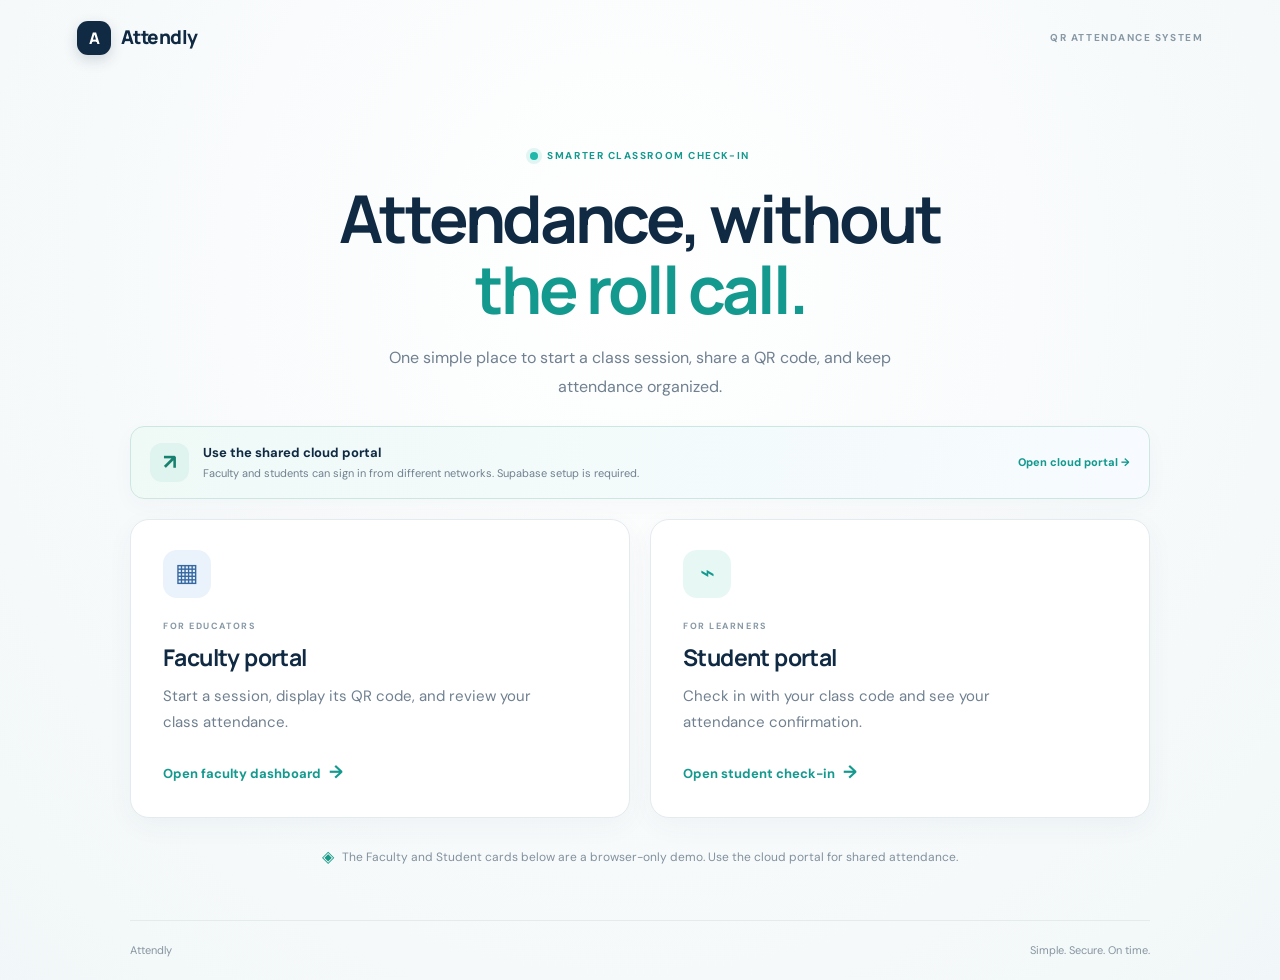
<file: docs/index.html>
<!doctype html>
<html lang="en">
<head>
  <meta charset="utf-8">
  <meta name="viewport" content="width=device-width, initial-scale=1">
  <meta name="theme-color" content="#102a43">
  <meta name="description" content="QR attendance portals for faculty and students.">
  <title>Attendly — QR Attendance</title>
  <link rel="stylesheet" href="styles.css">
</head>
<body class="landing-page">
  <header class="topbar landing-topbar">
    <a class="brand" href="index.html" aria-label="Attendly home"><span class="brand-mark">A</span><span>Attendly</span></a>
    <span class="topbar-note">QR ATTENDANCE SYSTEM</span>
  </header>

  <main class="landing-main">
    <section class="hero-copy">
      <div class="eyebrow"><span class="live-dot"></span> SMARTER CLASSROOM CHECK-IN</div>
      <h1>Attendance, without<br><span>the roll call.</span></h1>
      <p>One simple place to start a class session, share a QR code, and keep attendance organized.</p>
    </section>

    <a class="online-banner" href="online/index.html">
      <span class="online-banner-mark" aria-hidden="true">↗</span>
      <span><strong>Use the shared cloud portal</strong><small>Faculty and students can sign in from different networks. Supabase setup is required.</small></span>
      <span class="online-banner-action">Open cloud portal →</span>
    </a>

    <section class="portal-grid" aria-label="Choose your portal">
      <a class="portal-card faculty-card" href="faculty.html">
        <div class="portal-icon faculty-icon" aria-hidden="true">▦</div>
        <div class="portal-label">FOR EDUCATORS</div>
        <h2>Faculty portal</h2>
        <p>Start a session, display its QR code, and review your class attendance.</p>
        <span class="portal-link">Open faculty dashboard <span aria-hidden="true">→</span></span>
      </a>
      <a class="portal-card student-card" href="student.html">
        <div class="portal-icon student-icon" aria-hidden="true">⌁</div>
        <div class="portal-label">FOR LEARNERS</div>
        <h2>Student portal</h2>
        <p>Check in with your class code and see your attendance confirmation.</p>
        <span class="portal-link">Open student check-in <span aria-hidden="true">→</span></span>
      </a>
    </section>

    <div class="landing-footnote"><span class="shield-icon" aria-hidden="true">◈</span> The Faculty and Student cards below are a browser-only demo. Use the cloud portal for shared attendance.</div>
  </main>
  <footer class="site-footer"><span>Attendly</span><span>Simple. Secure. On time.</span></footer>
</body>
</html>
</file>
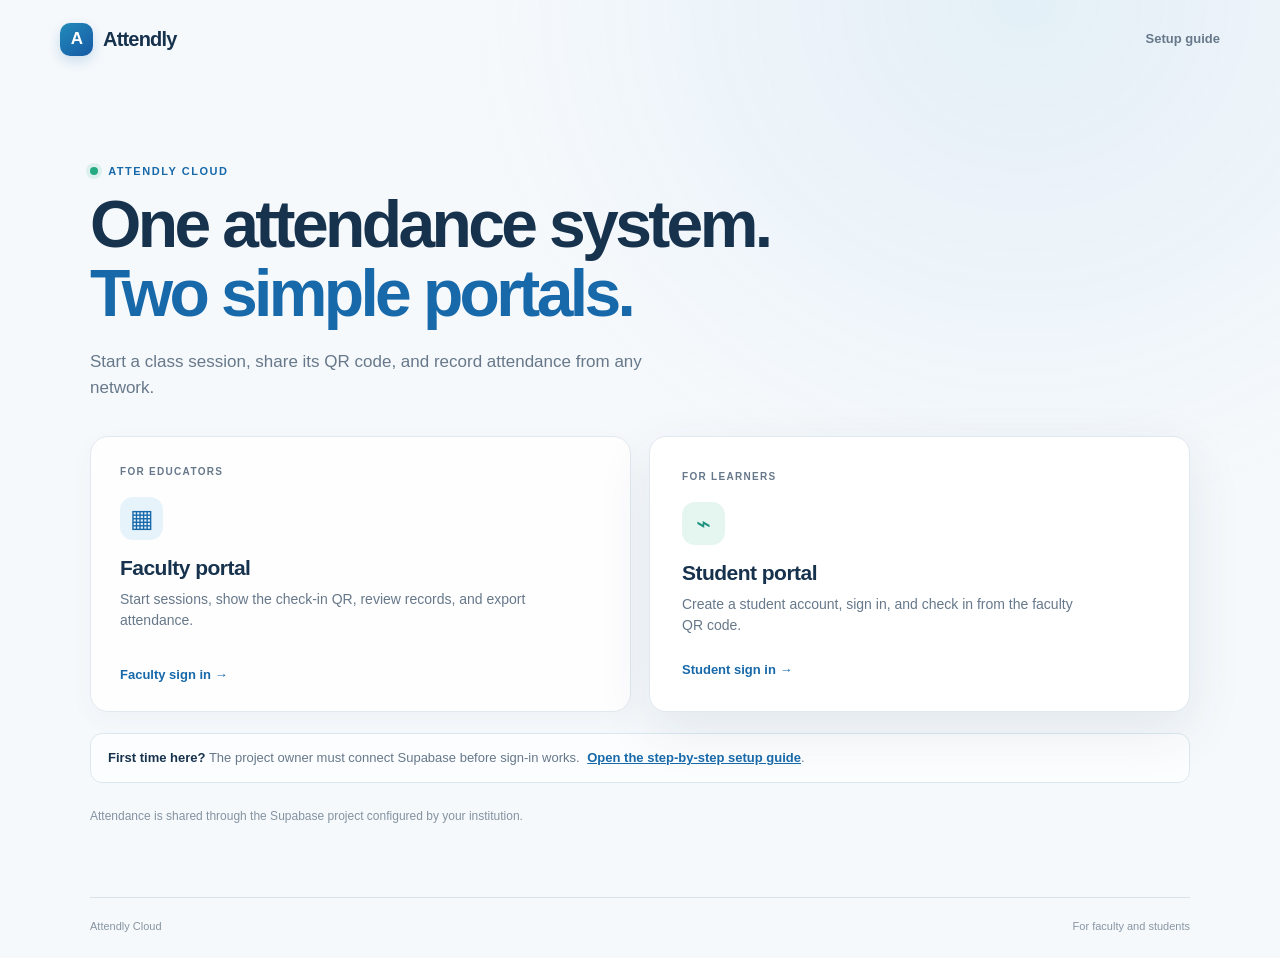
<file: docs/online/index.html>
<!doctype html>
<html lang="en">
<head>
  <meta charset="utf-8">
  <meta name="viewport" content="width=device-width, initial-scale=1">
  <meta name="theme-color" content="#102a43">
  <meta name="description" content="Shared QR attendance portal for faculty and students.">
  <title>Attendly Cloud — QR Attendance</title>
  <link rel="stylesheet" href="styles.css">
</head>
<body data-page="home">
  <header class="topbar">
    <a class="brand" href="index.html"><span class="brand-mark">A</span><span>Attendly</span></a>
    <a class="quiet-link" href="README.md">Setup guide</a>
  </header>
  <main class="home-shell">
    <div class="eyebrow"><span class="live-dot"></span> ATTENDLY CLOUD</div>
    <h1>One attendance system.<br><span>Two simple portals.</span></h1>
    <p class="home-copy">Start a class session, share its QR code, and record attendance from any network.</p>
    <div class="portal-grid">
      <a class="portal-card" href="auth.html?role=faculty">
        <span class="card-kicker">FOR EDUCATORS</span>
        <span class="portal-symbol">▦</span>
        <h2>Faculty portal</h2>
        <p>Start sessions, show the check-in QR, review records, and export attendance.</p>
        <span class="card-action">Faculty sign in <span aria-hidden="true">→</span></span>
      </a>
      <a class="portal-card student-card" href="auth.html?role=student">
        <span class="card-kicker">FOR LEARNERS</span>
        <span class="portal-symbol">⌁</span>
        <h2>Student portal</h2>
        <p>Create a student account, sign in, and check in from the faculty QR code.</p>
        <span class="card-action">Student sign in <span aria-hidden="true">→</span></span>
      </a>
    </div>
    <div class="setup-note"><strong>First time here?</strong> The project owner must connect Supabase before sign-in works. <a href="README.md">Open the step-by-step setup guide</a>.</div>
    <p class="security-note">Attendance is shared through the Supabase project configured by your institution.</p>
  </main>
  <footer class="site-footer"><span>Attendly Cloud</span><span>For faculty and students</span></footer>
</body>
</html>
</file>
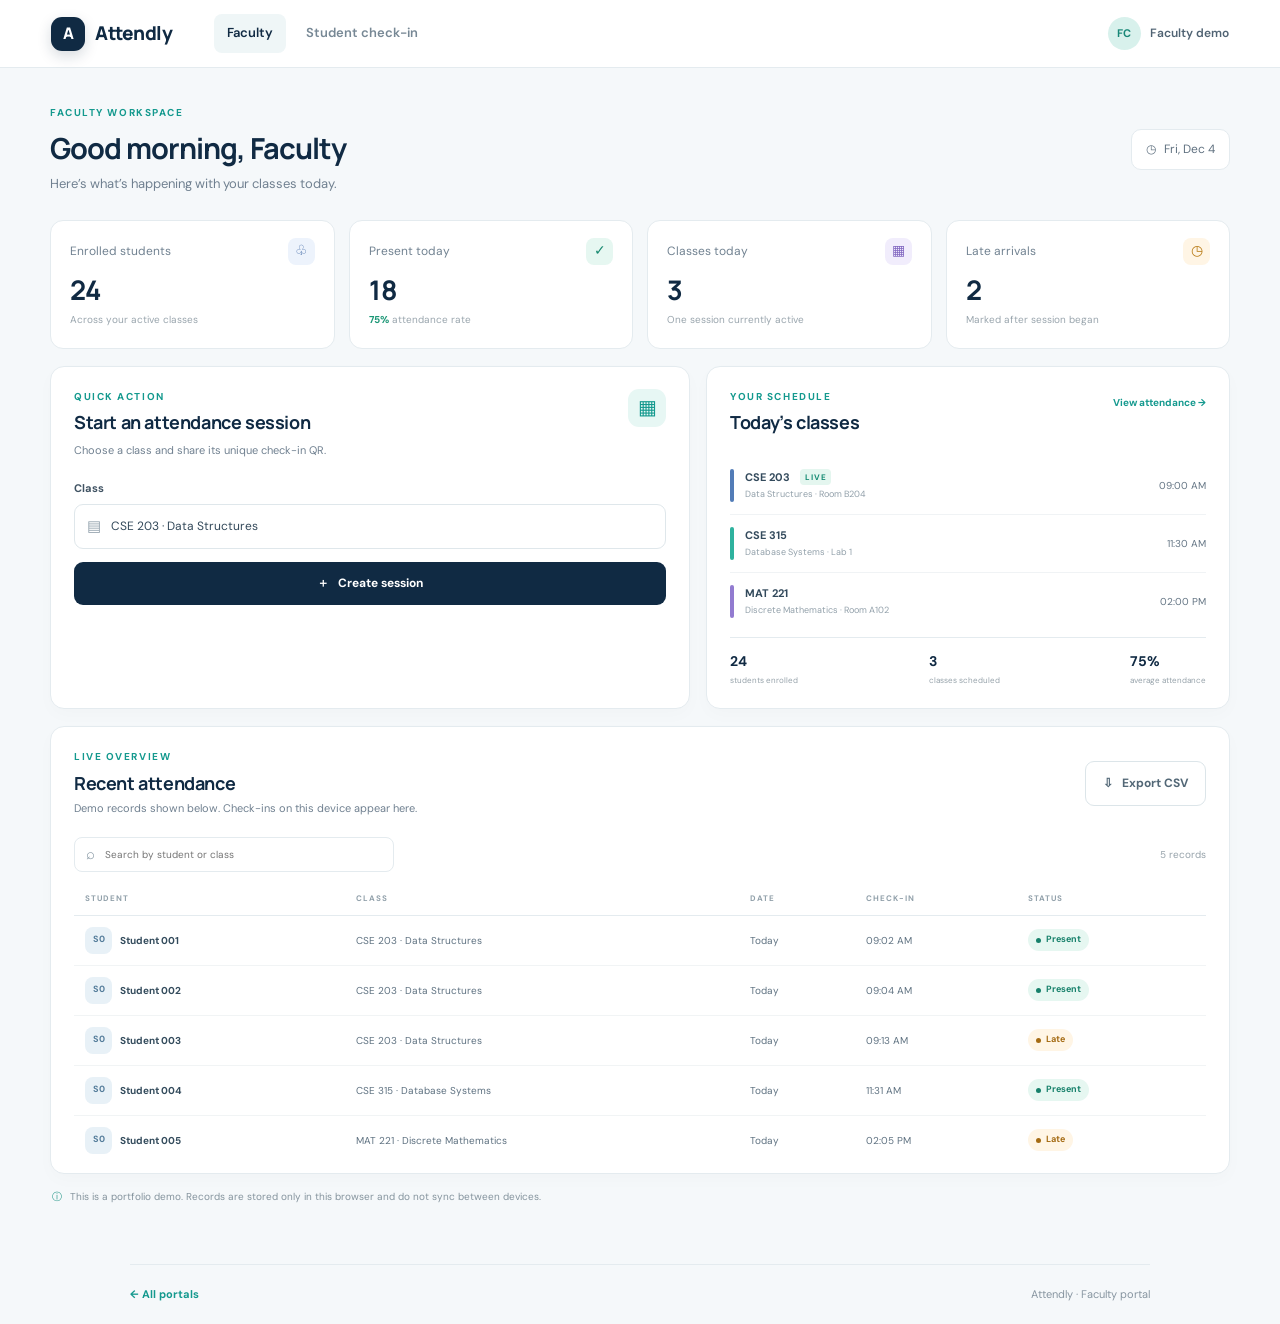
<file: docs/faculty.html>
<!doctype html>
<html lang="en">
<head>
  <meta charset="utf-8">
  <meta name="viewport" content="width=device-width, initial-scale=1">
  <meta name="theme-color" content="#102a43">
  <title>Faculty Dashboard — Attendly</title>
  <link rel="stylesheet" href="styles.css">
</head>
<body data-page="faculty">
  <header class="topbar app-topbar">
    <a class="brand" href="index.html"><span class="brand-mark">A</span><span>Attendly</span></a>
    <nav class="main-nav" aria-label="Main navigation"><a class="active" href="faculty.html">Faculty</a><a href="student.html">Student check-in</a></nav>
    <div class="profile-chip"><span class="avatar">FC</span><span class="profile-name">Faculty demo</span></div>
  </header>

  <main class="app-shell">
    <section class="page-heading">
      <div><div class="eyebrow">FACULTY WORKSPACE</div><h1>Good morning, Faculty</h1><p>Here’s what’s happening with your classes today.</p></div>
      <div class="date-pill"><span aria-hidden="true">◷</span><span id="today-label">Today</span></div>
    </section>

    <section class="stat-grid" aria-label="Attendance overview">
      <article class="stat-card"><div class="stat-top"><span>Enrolled students</span><span class="stat-icon blue">♧</span></div><strong id="stat-students">24</strong><small>Across your active classes</small></article>
      <article class="stat-card"><div class="stat-top"><span>Present today</span><span class="stat-icon green">✓</span></div><strong id="stat-present">18</strong><small><span class="positive">75%</span> attendance rate</small></article>
      <article class="stat-card"><div class="stat-top"><span>Classes today</span><span class="stat-icon violet">▦</span></div><strong id="stat-classes">3</strong><small>One session currently active</small></article>
      <article class="stat-card"><div class="stat-top"><span>Late arrivals</span><span class="stat-icon amber">◷</span></div><strong id="stat-late">2</strong><small>Marked after session began</small></article>
    </section>

    <section class="dashboard-grid">
      <article class="panel session-panel">
        <div class="panel-heading"><div><div class="eyebrow">QUICK ACTION</div><h2>Start an attendance session</h2><p>Choose a class and share its unique check-in QR.</p></div><span class="panel-icon">▦</span></div>
        <form id="session-form" class="session-form">
          <label for="class-select">Class</label>
          <div class="input-with-icon"><span aria-hidden="true">▤</span><select id="class-select" required><option value="CSE 203 · Data Structures">CSE 203 · Data Structures</option><option value="CSE 315 · Database Systems">CSE 315 · Database Systems</option><option value="MAT 221 · Discrete Mathematics">MAT 221 · Discrete Mathematics</option></select></div>
          <button class="button button-primary" type="submit"><span aria-hidden="true">＋</span> Create session</button>
        </form>
        <div id="active-session" class="active-session hidden" aria-live="polite">
          <div class="session-status"><span class="live-dot"></span> SESSION LIVE <span id="session-timer" class="timer">10:00</span></div>
          <div class="qr-layout"><div class="qr-box"><img id="session-qr" alt="QR code for the active class session"><span class="qr-caption">Scan to check in</span></div><div class="qr-details"><span class="detail-label">CLASS</span><strong id="session-class">—</strong><span class="detail-label">SESSION CODE</span><strong class="session-code" id="session-code">------</strong><span class="detail-label">SHARE THIS PAGE</span><code id="student-link">student.html</code><button id="copy-link" class="text-button" type="button">Copy check-in link</button></div></div>
          <button id="end-session" class="button button-secondary full-width" type="button">End session</button>
        </div>
      </article>

      <article class="panel classes-panel">
        <div class="panel-heading"><div><div class="eyebrow">YOUR SCHEDULE</div><h2>Today’s classes</h2></div><a class="small-link" href="#attendance">View attendance <span aria-hidden="true">→</span></a></div>
        <div class="class-list">
          <div class="class-row"><span class="class-color color-blue"></span><div class="class-info"><strong>CSE 203 <span class="class-live">LIVE</span></strong><small>Data Structures · Room B204</small></div><span class="class-time">09:00 AM</span></div>
          <div class="class-row"><span class="class-color color-teal"></span><div class="class-info"><strong>CSE 315</strong><small>Database Systems · Lab 1</small></div><span class="class-time">11:30 AM</span></div>
          <div class="class-row"><span class="class-color color-violet"></span><div class="class-info"><strong>MAT 221</strong><small>Discrete Mathematics · Room A102</small></div><span class="class-time">02:00 PM</span></div>
        </div>
        <div class="class-summary"><div><strong>24</strong><span>students enrolled</span></div><div><strong>3</strong><span>classes scheduled</span></div><div><strong>75%</strong><span>average attendance</span></div></div>
      </article>
    </section>

    <section id="attendance" class="panel attendance-panel">
      <div class="panel-heading attendance-heading"><div><div class="eyebrow">LIVE OVERVIEW</div><h2>Recent attendance</h2><p>Demo records shown below. Check-ins on this device appear here.</p></div><button id="export-csv" class="button button-outline" type="button"><span aria-hidden="true">⇩</span> Export CSV</button></div>
      <div class="table-tools"><label class="search-box"><span aria-hidden="true">⌕</span><input id="record-search" type="search" placeholder="Search by student or class" aria-label="Search attendance"></label><span class="table-count" id="record-count">5 records</span></div>
      <div class="table-scroll"><table><thead><tr><th>STUDENT</th><th>CLASS</th><th>DATE</th><th>CHECK-IN</th><th>STATUS</th></tr></thead><tbody id="attendance-rows"></tbody></table></div>
      <div id="empty-records" class="empty-state hidden">No attendance matches that search.</div>
    </section>
    <p class="demo-notice"><span aria-hidden="true">ⓘ</span> This is a portfolio demo. Records are stored only in this browser and do not sync between devices.</p>
  </main>
  <footer class="site-footer"><a href="index.html">← All portals</a><span>Attendly · Faculty portal</span></footer>
  <script src="app.js"></script>
</body>
</html>
</file>
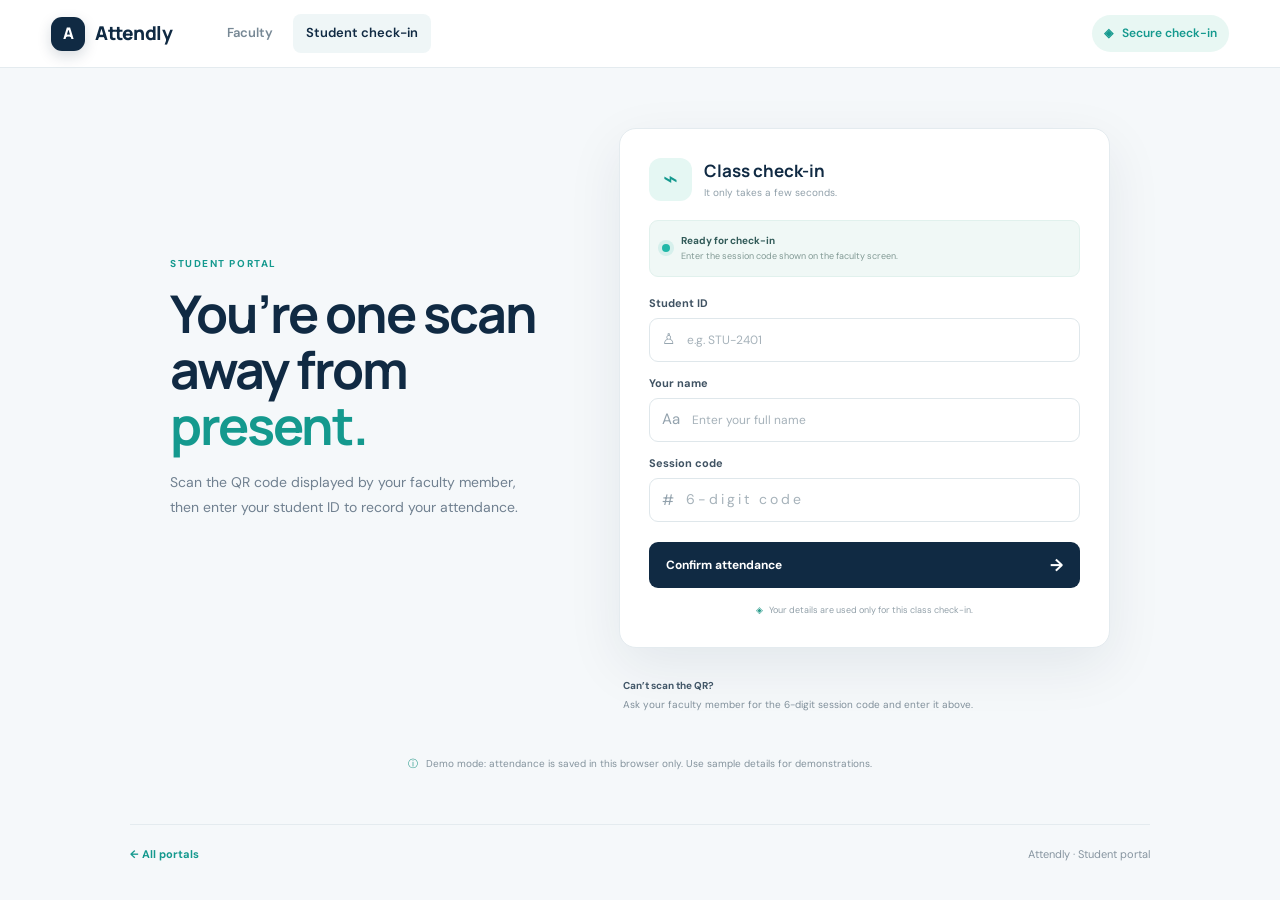
<file: docs/student.html>
<!doctype html>
<html lang="en">
<head>
  <meta charset="utf-8">
  <meta name="viewport" content="width=device-width, initial-scale=1">
  <meta name="theme-color" content="#102a43">
  <title>Student Check-in — Attendly</title>
  <link rel="stylesheet" href="styles.css">
</head>
<body data-page="student">
  <header class="topbar app-topbar">
    <a class="brand" href="index.html"><span class="brand-mark">A</span><span>Attendly</span></a>
    <nav class="main-nav" aria-label="Main navigation"><a href="faculty.html">Faculty</a><a class="active" href="student.html">Student check-in</a></nav>
    <div class="secure-chip"><span aria-hidden="true">◈</span> Secure check-in</div>
  </header>

  <main class="student-shell">
    <section class="student-intro"><div class="eyebrow">STUDENT PORTAL</div><h1>You’re one scan<br>away from <span>present.</span></h1><p>Scan the QR code displayed by your faculty member, then enter your student ID to record your attendance.</p></section>
    <section class="checkin-card">
      <div id="checkin-form-view">
        <div class="checkin-title"><div class="checkin-icon">⌁</div><div><h2>Class check-in</h2><p>It only takes a few seconds.</p></div></div>
        <div id="session-banner" class="session-banner"><span class="live-dot"></span><div><strong id="session-banner-title">Ready for check-in</strong><small id="session-banner-subtitle">Enter the session code shown on the faculty screen.</small></div></div>
        <form id="checkin-form">
          <label for="student-id">Student ID</label><div class="field-wrap"><span aria-hidden="true">♙</span><input id="student-id" name="studentId" autocomplete="off" placeholder="e.g. STU-2401" required></div>
          <label for="student-name">Your name</label><div class="field-wrap"><span aria-hidden="true">Aa</span><input id="student-name" name="studentName" autocomplete="name" placeholder="Enter your full name" required></div>
          <label for="checkin-code">Session code</label><div class="field-wrap code-field"><span aria-hidden="true">#</span><input id="checkin-code" name="sessionCode" autocomplete="one-time-code" placeholder="6-digit code" inputmode="numeric" maxlength="6" required></div>
          <button class="button button-primary checkin-button" type="submit">Confirm attendance <span aria-hidden="true">→</span></button>
        </form>
        <div class="privacy-note"><span aria-hidden="true">◈</span> Your details are used only for this class check-in.</div>
      </div>
      <div id="checkin-success" class="success-view hidden" aria-live="polite"><div class="success-mark">✓</div><div class="eyebrow">CHECK-IN COMPLETE</div><h2>You’re marked present!</h2><p id="success-copy">Your attendance has been recorded for this session.</p><div class="success-receipt"><span>STUDENT</span><strong id="receipt-student">—</strong><span>CLASS</span><strong id="receipt-class">—</strong><span>CHECK-IN TIME</span><strong id="receipt-time">—</strong></div><button id="another-checkin" class="button button-secondary full-width" type="button">Back to check-in</button></div>
    </section>
    <div class="help-note"><strong>Can’t scan the QR?</strong><span>Ask your faculty member for the 6-digit session code and enter it above.</span></div>
    <p class="demo-notice student-demo-notice"><span aria-hidden="true">ⓘ</span> Demo mode: attendance is saved in this browser only. Use sample details for demonstrations.</p>
  </main>
  <footer class="site-footer"><a href="index.html">← All portals</a><span>Attendly · Student portal</span></footer>
  <script src="app.js"></script>
</body>
</html>
</file>
<file: docs/styles.css>
@import url('https://fonts.googleapis.com/css2?family=DM+Sans:wght@400;500;600;700&family=Manrope:wght@400;500;600;700;800&display=swap');
:root{--navy:#102a43;--navy-2:#173e5e;--teal:#20b8a8;--teal-dark:#14998e;--ink:#1b2b3a;--muted:#708090;--line:#e4ebef;--paper:#fff;--wash:#f5f8fa;--green:#17856c;--amber:#b87611;--shadow:0 18px 55px rgba(16,42,67,.08)}
*{box-sizing:border-box}html{scroll-behavior:smooth}body{margin:0;background:var(--wash);color:var(--ink);font-family:'DM Sans',Arial,sans-serif;font-size:15px;line-height:1.55}a{color:inherit;text-decoration:none}button,input,select{font:inherit}button,a,select{ -webkit-tap-highlight-color:transparent}button{cursor:pointer}.topbar{height:76px;padding:0 clamp(22px,6vw,88px);display:flex;align-items:center;justify-content:space-between;background:#fff;border-bottom:1px solid var(--line)}.brand{display:inline-flex;align-items:center;gap:10px;font-family:Manrope,sans-serif;font-size:19px;font-weight:800;letter-spacing:-.5px;color:var(--navy)}.brand-mark{height:34px;width:34px;border-radius:11px;background:var(--navy);display:grid;place-items:center;color:#fff;font-family:Manrope,sans-serif;font-size:16px;font-weight:800;box-shadow:0 5px 14px #102a432b}.topbar-note,.eyebrow,.portal-label,.detail-label{font-size:10px;letter-spacing:1.55px;font-weight:700;color:#8899a6}.landing-topbar{background:transparent;border:0}.landing-page{background:radial-gradient(ellipse at 49% 28%,#fff 0%,#f7fafb 58%,#f1f7f8 100%);min-height:100vh;display:flex;flex-direction:column}.landing-main{width:min(100% - 42px,1020px);margin:0 auto;flex:1;padding:72px 0 50px}.hero-copy{text-align:center;max-width:650px;margin:0 auto 48px}.eyebrow{display:flex;align-items:center;gap:9px;color:var(--teal-dark)}.hero-copy .eyebrow,.student-intro .eyebrow{justify-content:center}.live-dot{width:8px;height:8px;border-radius:50%;background:var(--teal);display:inline-block;box-shadow:0 0 0 4px #20b8a820}.hero-copy h1,.student-intro h1{font-family:Manrope,sans-serif;color:var(--navy);font-size:clamp(42px,7vw,66px);line-height:1.08;letter-spacing:-3px;margin:19px 0}.hero-copy h1 span,.student-intro h1 span{color:var(--teal-dark)}.hero-copy p,.student-intro p{margin:0 auto;max-width:510px;color:var(--muted);font-size:16px;line-height:1.8}.portal-grid{display:grid;grid-template-columns:1fr 1fr;gap:20px}.portal-card{position:relative;overflow:hidden;display:flex;flex-direction:column;align-items:flex-start;min-height:277px;padding:30px 32px;border:1px solid var(--line);border-radius:19px;background:#fff;box-shadow:0 8px 28px #173e5e0b;transition:transform .2s,box-shadow .2s,border-color .2s}.portal-card:hover,.portal-card:focus-visible{transform:translateY(-4px);box-shadow:var(--shadow);border-color:#b9dad7;outline:none}.portal-icon{height:48px;width:48px;display:grid;place-items:center;border-radius:14px;font-size:25px;margin-bottom:22px}.faculty-icon{background:#eaf2fc;color:#3568a1}.student-icon{background:#e7f8f4;color:#14998e}.portal-label{font-size:9px}.portal-card h2{font-family:Manrope,sans-serif;color:var(--navy);font-size:23px;letter-spacing:-.6px;margin:6px 0}.portal-card p{max-width:370px;margin:3px 0 24px;color:var(--muted);line-height:1.7}.portal-link{margin-top:auto;color:var(--teal-dark);font-weight:700;font-size:13px}.portal-link span{font-size:18px;margin-left:5px}.landing-footnote{display:flex;justify-content:center;gap:8px;align-items:center;color:#81919d;font-size:12px;margin-top:27px}.shield-icon{color:#179987;font-size:16px}.site-footer{width:min(100% - 42px,1020px);margin:0 auto;padding:21px 0;display:flex;justify-content:space-between;align-items:center;border-top:1px solid var(--line);color:#8795a0;font-size:11px}.site-footer a{color:var(--teal-dark);font-weight:700}.app-topbar{height:68px;padding:0 clamp(18px,4vw,58px)}.main-nav{display:flex;gap:7px;align-items:center;height:100%;margin-left:42px;margin-right:auto}.main-nav a{padding:9px 13px;border-radius:8px;color:#778895;font-size:13px;font-weight:600}.main-nav a.active{color:var(--navy);background:#eff6f7}.profile-chip,.secure-chip{display:flex;align-items:center;gap:9px;font-size:12px;color:#506373;font-weight:600}.avatar{width:33px;height:33px;border-radius:50%;display:grid;place-items:center;background:#d8f1ec;color:#188777;font-weight:700;font-size:11px}.secure-chip{color:var(--teal-dark);background:#e8f7f3;padding:9px 12px;border-radius:20px}.app-shell{width:min(100% - 44px,1180px);margin:0 auto;padding:37px 0 45px}.page-heading{display:flex;align-items:center;justify-content:space-between;margin-bottom:25px}.page-heading h1{font-family:Manrope,sans-serif;color:var(--navy);font-size:29px;letter-spacing:-1px;margin:5px 0 4px}.page-heading p,.panel-heading p{margin:0;color:var(--muted);font-size:13px}.date-pill{display:flex;gap:8px;align-items:center;padding:10px 14px;border:1px solid var(--line);border-radius:10px;background:#fff;color:#607180;font-size:12px}.stat-grid{display:grid;grid-template-columns:repeat(4,1fr);gap:14px;margin-bottom:17px}.stat-card{background:#fff;border:1px solid var(--line);border-radius:13px;padding:17px 19px;min-height:124px}.stat-top{display:flex;justify-content:space-between;align-items:center;color:#718291;font-size:12px}.stat-card>strong{display:block;color:var(--navy);font-family:Manrope,sans-serif;font-size:27px;line-height:1.25;margin:8px 0 1px}.stat-card small{color:#99a5ad;font-size:10px}.stat-icon{width:27px;height:27px;border-radius:8px;display:grid;place-items:center;font-size:14px}.stat-icon.blue{background:#edf3fc;color:#4d73ab}.stat-icon.green{background:#e6f7f1;color:#16886f}.stat-icon.violet{background:#f1edfc;color:#8066c0}.stat-icon.amber{background:#fff5e5;color:#b77912}.positive{color:#1a9675;font-weight:700}.dashboard-grid{display:grid;grid-template-columns:1.1fr .9fr;gap:16px;margin-bottom:17px}.panel{background:#fff;border:1px solid var(--line);border-radius:14px;padding:22px 23px;box-shadow:0 6px 18px #102a4305}.panel-heading{display:flex;align-items:flex-start;justify-content:space-between;gap:16px}.panel-heading h2{font-family:Manrope,sans-serif;color:var(--navy);font-size:18px;letter-spacing:-.4px;margin:5px 0 5px}.panel-heading p{font-size:11px}.panel-icon{width:38px;height:38px;border-radius:11px;display:grid;place-items:center;background:#e7f7f4;color:var(--teal-dark);font-size:20px}.session-form{margin-top:21px}.session-form label,.checkin-card form label{display:block;color:#405363;font-size:11px;font-weight:700;margin-bottom:7px}.input-with-icon,.field-wrap{display:flex;align-items:center;gap:10px;height:45px;border:1px solid #dfe7eb;border-radius:9px;padding:0 12px;background:#fff;color:#93a2ad}.input-with-icon:focus-within,.field-wrap:focus-within,.search-box:focus-within{border-color:#4ab9ab;box-shadow:0 0 0 3px #20b8a818}.input-with-icon select,.field-wrap input{appearance:none;outline:0;border:0;background:transparent;width:100%;color:#33495a;font-size:12px}.button{display:inline-flex;align-items:center;justify-content:center;gap:9px;border:0;border-radius:9px;padding:12px 17px;font-weight:700;font-size:12px;transition:background .18s,transform .18s}.button:hover{transform:translateY(-1px)}.button-primary{background:var(--navy);color:#fff}.button-primary:hover{background:#1b4868}.session-form .button{width:100%;margin-top:13px}.button-secondary{background:#eef4f5;border:1px solid #e1e9ed;color:#385061}.button-outline{background:#fff;border:1px solid #dce5e9;color:#526776}.button-outline:hover,.button-secondary:hover{background:#f5f9fa}.full-width{width:100%}.hidden{display:none!important}.active-session{border-top:1px solid var(--line);padding-top:15px;margin-top:20px}.session-status{display:flex;align-items:center;gap:8px;color:var(--green);font-size:9px;font-weight:800;letter-spacing:1px}.timer{margin-left:auto;color:#758693;font-variant-numeric:tabular-nums;font-size:11px}.qr-layout{display:flex;align-items:center;gap:20px;padding:15px 0}.qr-box{flex:0 0 135px;min-height:145px;border:1px solid var(--line);border-radius:11px;background:#fbfdfd;display:flex;flex-direction:column;align-items:center;justify-content:center;padding:9px}.qr-box img{width:110px;height:110px;object-fit:contain}.qr-caption{font-size:9px;color:#81919c;margin-top:5px}.qr-details{display:flex;flex-direction:column;min-width:0;gap:2px}.detail-label{margin-top:7px;font-size:8px;letter-spacing:1px}.detail-label:first-child{margin-top:0}.qr-details strong{color:var(--navy);font-size:12px}.session-code{letter-spacing:2px;font-size:17px!important}.qr-details code{font-size:9px;color:#82929e;overflow-wrap:anywhere}.text-button{align-self:flex-start;border:0;background:none;padding:4px 0;color:var(--teal-dark);font-size:10px;font-weight:700}.small-link{padding-top:6px;color:var(--teal-dark);font-size:10px;font-weight:700;white-space:nowrap}.class-list{margin-top:15px}.class-row{display:flex;align-items:center;gap:11px;padding:12px 0;border-bottom:1px solid #f0f3f5}.class-row:last-child{border:0}.class-color{height:33px;width:4px;border-radius:4px}.color-blue{background:#527cb7}.color-teal{background:#2eb29e}.color-violet{background:#927bd0}.class-info{display:flex;flex-direction:column;gap:2px}.class-info strong{font-size:11px;color:#334a5c}.class-info small{font-size:9px;color:#92a0aa}.class-time{margin-left:auto;color:#647584;font-size:10px}.class-live{margin-left:7px;color:#148a72;font-size:8px;letter-spacing:.8px;background:#e4f6ef;padding:3px 5px;border-radius:4px;vertical-align:1px}.class-summary{display:flex;justify-content:space-between;border-top:1px solid var(--line);padding-top:13px;margin-top:7px}.class-summary div{display:flex;flex-direction:column;gap:1px}.class-summary strong{color:var(--navy);font-size:14px}.class-summary span{color:#96a2aa;font-size:8px}.attendance-panel{padding-bottom:8px}.attendance-heading{align-items:center}.attendance-heading h2{margin-bottom:3px}.table-tools{display:flex;align-items:center;justify-content:space-between;margin:20px 0 10px}.search-box{height:35px;width:min(320px,65%);display:flex;align-items:center;gap:8px;padding:0 11px;border:1px solid var(--line);border-radius:8px;color:#8394a0}.search-box input{outline:0;border:0;background:transparent;width:100%;font-size:10px;color:var(--ink)}.table-count{font-size:10px;color:#96a2aa}.table-scroll{overflow-x:auto}table{width:100%;border-collapse:collapse;white-space:nowrap}thead th{text-align:left;padding:10px 11px;color:#91a0aa;font-size:8px;font-weight:700;letter-spacing:1px;border-bottom:1px solid var(--line)}tbody td{padding:11px;color:#5e7180;font-size:10px;border-bottom:1px solid #f1f4f5}tbody tr:last-child td{border-bottom:0}.student-cell{display:flex;align-items:center;gap:8px;color:#334b5c;font-weight:700}.student-avatar{width:27px;height:27px;display:grid;place-items:center;border-radius:8px;background:#e8f1f7;color:#537b99;font-size:9px;font-weight:700}.status-pill{display:inline-flex;align-items:center;gap:5px;padding:4px 8px;border-radius:20px;font-size:9px;font-weight:700}.status-present{color:#17816b;background:#e6f7f1}.status-late{color:#a56b13;background:#fff5e5}.status-pill:before{content:'';width:5px;height:5px;border-radius:50%;background:currentColor}.empty-state{text-align:center;color:#8a99a3;font-size:12px;padding:24px}.demo-notice{display:flex;gap:8px;align-items:flex-start;color:#84939d;font-size:10px;margin:15px 2px}.demo-notice span{color:#239687}.student-shell{width:min(100% - 40px,940px);min-height:calc(100vh - 144px);margin:0 auto;padding:53px 0 44px;display:grid;grid-template-columns:.9fr 1.1fr;align-items:center;gap:48px}.student-intro .eyebrow{justify-content:flex-start}.student-intro h1{font-size:clamp(37px,5vw,52px);letter-spacing:-2px;margin:15px 0}.student-intro p{margin:0;max-width:375px;font-size:14px}.checkin-card{background:#fff;border:1px solid var(--line);border-radius:17px;padding:29px;box-shadow:var(--shadow)}.checkin-title{display:flex;align-items:center;gap:12px;margin-bottom:19px}.checkin-icon{height:43px;width:43px;border-radius:12px;background:#e5f7f3;color:var(--teal-dark);font-size:25px;display:grid;place-items:center}.checkin-title h2{font-family:Manrope,sans-serif;color:var(--navy);font-size:17px;margin:0}.checkin-title p{margin:1px 0 0;color:#91a0aa;font-size:10px}.session-banner{display:flex;align-items:center;gap:11px;background:#f0f8f6;border:1px solid #e1f1ed;border-radius:9px;padding:12px;margin-bottom:18px}.session-banner .live-dot{flex:0 0 auto}.session-banner div{display:flex;flex-direction:column}.session-banner strong{color:#315a58;font-size:10px}.session-banner small{color:#819994;font-size:9px;margin-top:2px}.checkin-card form label{margin:13px 0 6px}.field-wrap{height:44px}.field-wrap input{font-size:12px}.field-wrap input::placeholder{color:#a6b2ba}.code-field input{letter-spacing:3px;font-size:14px}.checkin-button{width:100%;margin-top:20px;height:46px}.checkin-button span{font-size:17px;margin-left:auto}.privacy-note{display:flex;align-items:center;justify-content:center;gap:6px;margin-top:16px;color:#92a0a9;font-size:9px}.privacy-note span{color:#2a9c8c}.success-view{text-align:center;padding:9px 4px 0}.success-mark{width:56px;height:56px;border-radius:50%;display:grid;place-items:center;margin:0 auto 17px;background:#e3f7ef;color:#178b70;font-size:27px;font-weight:700}.success-view .eyebrow{justify-content:center}.success-view h2{font-family:Manrope,sans-serif;color:var(--navy);font-size:23px;margin:7px 0}.success-view>p{color:#80909b;font-size:11px;margin:0 0 20px}.success-receipt{display:grid;grid-template-columns:1fr 1fr;gap:8px;text-align:left;background:#f7fafb;border:1px solid #e9eff1;border-radius:10px;padding:15px;margin-bottom:18px}.success-receipt span{color:#96a3ac;font-size:8px;letter-spacing:1px}.success-receipt strong{color:#385163;font-size:10px}.help-note{grid-column:2;display:flex;flex-direction:column;gap:3px;margin-top:-31px;padding:0 4px;color:#81909b;font-size:10px}.help-note strong{color:#415667}.student-demo-notice{grid-column:1/-1;justify-content:center;margin:-20px 0 0}.landing-footnote,.site-footer,.date-pill{user-select:none}
@media(max-width:850px){.app-shell{width:min(100% - 32px,720px)}.stat-grid{grid-template-columns:repeat(2,1fr)}.dashboard-grid{grid-template-columns:1fr}.student-shell{width:min(100% - 36px,600px);grid-template-columns:1fr;gap:25px;padding-top:39px}.student-intro{text-align:center}.student-intro .eyebrow{justify-content:center}.student-intro p{margin:0 auto}.student-intro h1 br{display:none}.help-note{grid-column:1;margin-top:-12px;text-align:center}.student-demo-notice{margin:-4px 0 0}.checkin-card{max-width:520px;width:100%;margin:auto}}
@media(max-width:560px){.topbar{height:63px;padding:0 17px}.topbar-note{display:none}.landing-main{width:min(100% - 32px,460px);padding:53px 0 36px}.hero-copy{margin-bottom:30px}.hero-copy h1{font-size:44px;letter-spacing:-2.1px;margin:16px 0}.hero-copy p{font-size:13px;padding:0 8px}.portal-grid{grid-template-columns:1fr;gap:13px}.portal-card{min-height:218px;padding:21px 23px}.portal-icon{height:41px;width:41px;margin-bottom:14px}.portal-card h2{font-size:20px}.portal-card p{font-size:12px;margin-bottom:16px}.landing-footnote{font-size:10px}.site-footer{width:calc(100% - 34px)}.app-topbar{height:auto;min-height:62px;flex-wrap:wrap;padding:10px 17px;gap:5px}.main-nav{order:3;margin:4px 0 0;width:100%;height:38px}.main-nav a{font-size:11px;padding:8px 10px}.profile-chip{font-size:10px}.avatar{width:29px;height:29px}.secure-chip{padding:7px 9px;font-size:10px}.app-shell{width:calc(100% - 28px);padding-top:26px}.page-heading{align-items:flex-start;gap:10px}.page-heading h1{font-size:23px}.page-heading p{font-size:11px}.date-pill{font-size:9px;padding:8px}.stat-grid{gap:9px}.stat-card{min-height:110px;padding:13px}.stat-card>strong{font-size:23px}.stat-top{font-size:10px}.stat-card small{font-size:8px}.panel{padding:17px 15px}.panel-heading h2{font-size:16px}.panel-heading p{font-size:10px}.qr-layout{gap:12px}.qr-box{flex-basis:120px;min-height:132px}.qr-box img{width:98px;height:98px}.attendance-heading{align-items:flex-start;flex-direction:column}.attendance-heading .button{padding:9px 11px}.student-shell{width:calc(100% - 30px);padding-top:31px;gap:19px}.student-intro h1{font-size:38px}.student-intro p{font-size:12px}.checkin-card{padding:22px 18px}.help-note{margin-top:-7px}.site-footer{font-size:9px}}
.online-banner{display:flex;align-items:center;gap:14px;margin:-24px 0 20px;padding:16px 19px;border:1px solid #cce7e1;border-radius:14px;background:linear-gradient(105deg,#effaf7,#f7fbff);box-shadow:0 7px 22px #173e5e08}
.online-banner-mark{width:39px;height:39px;flex:0 0 auto;display:grid;place-items:center;border-radius:12px;background:#dff4ee;color:#16816e;font-size:21px;font-weight:800}
.online-banner>span:nth-child(2){display:flex;flex:1;flex-direction:column;gap:2px}
.online-banner strong{color:var(--navy);font-size:13px}
.online-banner small{color:var(--muted);font-size:11px}
.online-banner-action{color:var(--teal-dark);font-size:11px;font-weight:800;white-space:nowrap}
@media(max-width:560px){.online-banner{align-items:flex-start;margin:-10px 0 15px;padding:13px;gap:10px}.online-banner-action{display:none}.online-banner small{font-size:10px}}
</file>
<file: docs/online/styles.css>
:root {
  color-scheme: light;
  --ink: #17324d;
  --muted: #66788a;
  --line: #e1e8ef;
  --paper: #f6f9fc;
  --white: #ffffff;
  --blue: #1769aa;
  --blue-dark: #0e4f83;
  --teal: #1d927f;
  --green: #118160;
  --amber: #946200;
  --red: #a93232;
  --shadow: 0 18px 55px rgba(23, 50, 77, .09);
}

* { box-sizing: border-box; }
html { min-height: 100%; background: var(--paper); }
body {
  min-height: 100vh;
  margin: 0;
  background:
    radial-gradient(ellipse at 80% 0%, rgba(66, 154, 206, .1), transparent 35rem),
    var(--paper);
  color: var(--ink);
  font-family: Inter, "Segoe UI", Arial, sans-serif;
  line-height: 1.5;
}
a { color: var(--blue); }
button, input, select { font: inherit; }
button { cursor: pointer; }
.hidden { display: none !important; }

.topbar {
  width: min(1160px, calc(100% - 40px));
  min-height: 78px;
  margin: 0 auto;
  display: flex;
  align-items: center;
  justify-content: space-between;
  gap: 20px;
}
.brand {
  display: inline-flex;
  align-items: center;
  gap: 10px;
  color: var(--ink);
  font-size: 20px;
  font-weight: 750;
  text-decoration: none;
  letter-spacing: -.04em;
}
.brand-mark {
  width: 33px;
  height: 33px;
  display: grid;
  place-items: center;
  border-radius: 10px;
  color: #fff;
  background: linear-gradient(140deg, #228bba, #1659a4);
  box-shadow: 0 5px 14px rgba(23, 105, 170, .2);
  font-size: 17px;
  font-weight: 800;
}
.quiet-link, .back-link {
  color: var(--muted);
  font-size: 13px;
  font-weight: 650;
  text-decoration: none;
}
.quiet-link:hover, .back-link:hover { color: var(--blue); }
.topbar-actions { display: flex; align-items: center; gap: 18px; }
.user-label {
  max-width: 260px;
  overflow: hidden;
  color: var(--muted);
  font-size: 13px;
  text-overflow: ellipsis;
  white-space: nowrap;
}

.home-shell, .auth-shell, .student-shell, .dashboard-shell {
  width: min(1100px, calc(100% - 40px));
  margin: 0 auto;
}
.home-shell { padding: 85px 0 72px; }
.eyebrow {
  margin-bottom: 10px;
  color: var(--blue);
  font-size: 11px;
  font-weight: 800;
  letter-spacing: .14em;
}
.live-dot {
  width: 8px;
  height: 8px;
  display: inline-block;
  margin-right: 6px;
  border-radius: 50%;
  background: #24aa83;
  box-shadow: 0 0 0 4px rgba(36, 170, 131, .12);
}
h1, h2, h3, p { margin-top: 0; }
.home-shell h1 {
  margin: 0;
  font-size: clamp(38px, 6vw, 66px);
  line-height: 1.06;
  letter-spacing: -.055em;
}
.home-shell h1 span { color: var(--blue); }
.home-copy {
  max-width: 620px;
  margin: 20px 0 36px;
  color: var(--muted);
  font-size: 17px;
}
.portal-grid {
  display: grid;
  grid-template-columns: repeat(2, minmax(0, 1fr));
  gap: 18px;
}
.portal-card {
  min-height: 264px;
  display: flex;
  flex-direction: column;
  align-items: flex-start;
  padding: 27px 29px;
  border: 1px solid var(--line);
  border-radius: 18px;
  background: rgba(255, 255, 255, .91);
  box-shadow: 0 8px 25px rgba(23, 50, 77, .035);
  color: inherit;
  text-decoration: none;
  transition: transform .16s ease, box-shadow .16s ease, border-color .16s ease;
}
.portal-card:hover {
  transform: translateY(-3px);
  border-color: #b9d5e7;
  box-shadow: var(--shadow);
}
.student-card { background: linear-gradient(150deg, #fff, #f1fbf8); }
.card-kicker {
  color: var(--muted);
  font-size: 10px;
  font-weight: 800;
  letter-spacing: .13em;
}
.portal-symbol {
  width: 43px;
  height: 43px;
  display: grid;
  place-items: center;
  margin: 18px 0 12px;
  border-radius: 13px;
  background: #e7f3fa;
  color: var(--blue);
  font-size: 25px;
}
.student-card .portal-symbol { background: #e5f6f1; color: var(--teal); }
.portal-card h2 { margin: 0 0 5px; font-size: 21px; letter-spacing: -.025em; }
.portal-card p { max-width: 410px; margin: 0 0 20px; color: var(--muted); font-size: 14px; }
.card-action { margin-top: auto; color: var(--blue); font-size: 13px; font-weight: 750; }
.setup-note {
  margin-top: 21px;
  padding: 14px 17px;
  border: 1px solid #dbe8f0;
  border-radius: 12px;
  background: rgba(255, 255, 255, .68);
  color: var(--muted);
  font-size: 13px;
}
.setup-note strong { color: var(--ink); }
.setup-note a { margin-left: 4px; font-weight: 700; }
.security-note { margin: 24px 0 0; color: #8493a1; font-size: 12px; }

.auth-shell { max-width: 520px; padding: 27px 0 70px; }
.back-link { display: inline-block; margin-bottom: 16px; }
.auth-card, .student-card, .panel {
  border: 1px solid var(--line);
  border-radius: 17px;
  background: var(--white);
  box-shadow: var(--shadow);
}
.auth-card { padding: 31px; }
.auth-card h1, .student-card h1 { margin: 0 0 7px; font-size: 29px; letter-spacing: -.04em; }
.auth-card > p:not(.small-note), .student-card > p { margin-bottom: 24px; color: var(--muted); font-size: 14px; }
form label, .search-label {
  display: block;
  margin: 14px 0 7px;
  color: #31485d;
  font-size: 12px;
  font-weight: 700;
}
input, select {
  width: 100%;
  min-height: 43px;
  padding: 10px 12px;
  border: 1px solid #d8e1e9;
  border-radius: 9px;
  outline: none;
  background: #fff;
  color: var(--ink);
  font-size: 14px;
}
input:focus, select:focus {
  border-color: #5da1cd;
  box-shadow: 0 0 0 3px rgba(23, 105, 170, .11);
}
input::placeholder { color: #9aa8b5; }
.button {
  min-height: 41px;
  display: inline-flex;
  align-items: center;
  justify-content: center;
  gap: 8px;
  padding: 9px 15px;
  border: 1px solid transparent;
  border-radius: 9px;
  font-size: 13px;
  font-weight: 750;
  text-decoration: none;
  transition: background .14s ease, border-color .14s ease, transform .14s ease;
}
.button:disabled { cursor: wait; opacity: .65; }
.button-primary { background: var(--blue); color: #fff; }
.button-primary:hover:not(:disabled) { transform: translateY(-1px); background: var(--blue-dark); }
.button-secondary { border-color: #cddfeb; background: #f1f7fb; color: var(--blue-dark); }
.button-secondary:hover:not(:disabled) { background: #e7f2f9; }
.button-outline { border-color: var(--line); background: #fff; color: #40576c; }
.button-outline:hover:not(:disabled) { border-color: #b6ccda; background: #f8fbfd; }
.full-width { width: 100%; margin-top: 20px; }
.text-button {
  padding: 0;
  border: 0;
  background: none;
  color: var(--blue);
  font-size: 12px;
  font-weight: 750;
}
.text-button:hover { text-decoration: underline; }
#forgot-password { margin-top: 14px; }
.auth-toggle { margin-top: 22px; color: var(--muted); font-size: 13px; text-align: center; }
.auth-toggle .text-button { margin-left: 4px; }
.small-note { margin: 20px 0 0; color: #7c8b99; font-size: 11px; }
.faculty-note { padding-top: 10px; border-top: 1px solid var(--line); }
.notice {
  margin: 14px 0;
  padding: 11px 13px;
  border: 1px solid #d7e4ed;
  border-radius: 9px;
  background: #f5f9fc;
  color: #38536a;
  font-size: 13px;
  overflow-wrap: anywhere;
}
.notice-warning { border-color: #f1dfb6; background: #fff9e9; color: #785d1b; }
.notice-error { border-color: #f0cbcb; background: #fff3f3; color: var(--red); }
.notice-success { border-color: #c9e9dc; background: #effaf5; color: #17684f; }

.dashboard-shell { padding: 30px 0 58px; }
.page-heading {
  display: flex;
  align-items: flex-end;
  justify-content: space-between;
  gap: 20px;
  margin: 0 0 23px;
}
.page-heading h1 { margin: 0 0 5px; font-size: clamp(28px, 4vw, 39px); letter-spacing: -.05em; }
.page-heading p { margin: 0; color: var(--muted); font-size: 14px; }
.dashboard-grid { display: grid; grid-template-columns: minmax(0, 1.05fr) minmax(0, .95fr); gap: 18px; }
.panel { min-width: 0; padding: 23px; box-shadow: 0 9px 28px rgba(23, 50, 77, .045); }
.panel-heading {
  display: flex;
  align-items: flex-start;
  justify-content: space-between;
  gap: 16px;
  margin-bottom: 19px;
}
.panel-heading .eyebrow { margin-bottom: 5px; }
.panel-heading h2 { margin: 0 0 4px; font-size: 18px; letter-spacing: -.025em; }
.panel-heading p { margin: 0; color: var(--muted); font-size: 12px; }
.stack-form { display: grid; }
.stack-form label { margin-top: 12px; }
.stack-form .button { margin-top: 19px; }
.optional-label { color: #98a5b1; font-weight: 500; }
.active-session {
  margin-top: 23px;
  padding: 17px;
  border: 1px solid #d5ebe4;
  border-radius: 12px;
  background: #f7fcfa;
  text-align: center;
}
.session-heading {
  display: flex;
  align-items: center;
  justify-content: center;
  gap: 8px;
  color: var(--green);
  font-size: 10px;
  font-weight: 850;
  letter-spacing: .12em;
}
.session-heading .live-dot { margin: 0; }
.session-heading strong {
  margin-left: auto;
  padding: 4px 8px;
  border-radius: 6px;
  background: #e6f6ef;
  font-size: 13px;
  letter-spacing: 0;
}
.qr-code {
  width: 236px;
  min-height: 236px;
  display: grid;
  place-items: center;
  margin: 17px auto 13px;
  padding: 8px;
  border: 1px solid var(--line);
  border-radius: 12px;
  background: #fff;
}
.qr-code img, .qr-code canvas { display: block; max-width: 100%; }
.active-session h3 { margin: 0; font-size: 17px; }
.muted-copy { color: var(--muted); font-size: 12px; }
.active-session .muted-copy { margin: 3px 0 9px; }
.session-url {
  display: block;
  max-width: 100%;
  margin: 0 auto 13px;
  overflow-wrap: anywhere;
  color: var(--blue);
  font-size: 11px;
}
.button-row { display: flex; flex-wrap: wrap; align-items: center; gap: 8px; }
.session-list { display: grid; gap: 10px; }
.session-history-row {
  display: flex;
  align-items: center;
  justify-content: space-between;
  gap: 12px;
  padding: 12px 0;
  border-bottom: 1px solid #edf1f4;
}
.session-history-row:last-child { border-bottom: 0; }
.session-history-row strong { display: block; color: var(--ink); font-size: 13px; }
.session-history-row span:not(.status-badge) { display: block; margin-top: 3px; color: var(--muted); font-size: 10px; }
.status-badge { padding: 4px 8px; border-radius: 99px; font-size: 10px; font-weight: 750; white-space: nowrap; }
.status-open { background: #e5f7ee; color: #14764e; }
.status-closed { background: #eff2f5; color: #718090; }
.attendance-panel { margin-top: 18px; }
.attendance-heading { align-items: center; }
.attendance-heading .button-row { justify-content: flex-end; }
#record-search { max-width: 360px; margin-bottom: 14px; }
.table-scroll { width: 100%; overflow-x: auto; }
table { width: 100%; border-collapse: collapse; text-align: left; }
th {
  padding: 11px 10px;
  border-bottom: 1px solid var(--line);
  color: #82909c;
  font-size: 9px;
  font-weight: 800;
  letter-spacing: .09em;
  white-space: nowrap;
}
td { padding: 12px 10px; border-bottom: 1px solid #edf1f4; color: #3c5266; font-size: 12px; }
tbody tr:last-child td { border-bottom: 0; }
#record-count { margin: 11px 0 0; }

.student-shell { max-width: 610px; padding: 27px 0 70px; }
.student-card { padding: 32px; }
.student-card h1 { font-size: 31px; }
.checkin-result { margin: 22px 0; padding: 24px; border: 1px solid #c9e9dc; border-radius: 13px; background: #f0faf5; text-align: center; }
.result-check { width: 42px; height: 42px; display: grid; place-items: center; margin: 0 auto 12px; border-radius: 50%; background: #d8f2e5; color: var(--green); font-size: 24px; font-weight: 800; }
.checkin-result h2 { margin: 0 0 5px; font-size: 20px; }
.checkin-result p { margin: 0; color: #496b5d; font-size: 13px; }
.signin-prompt { margin: 19px 0; padding: 16px; border-radius: 11px; background: #f3f8fb; text-align: center; }
.signin-prompt p { margin-bottom: 13px; color: var(--muted); font-size: 13px; }
.privacy-note { margin-top: 24px; padding-top: 16px; border-top: 1px solid var(--line); color: #7b8a98; font-size: 11px; }
.site-footer {
  width: min(1100px, calc(100% - 40px));
  display: flex;
  justify-content: space-between;
  gap: 16px;
  margin: 0 auto;
  padding: 20px 0 24px;
  border-top: 1px solid rgba(205, 216, 226, .7);
  color: #8795a2;
  font-size: 11px;
}
.site-footer a { color: var(--muted); text-decoration: none; }

@media (max-width: 760px) {
  .home-shell { padding-top: 52px; }
  .dashboard-grid { grid-template-columns: 1fr; }
  .page-heading { align-items: flex-start; }
  .attendance-heading { align-items: flex-start; flex-direction: column; }
  .attendance-heading .button-row { justify-content: flex-start; }
  .panel { padding: 19px; }
}

@media (max-width: 540px) {
  .topbar, .home-shell, .auth-shell, .student-shell, .dashboard-shell, .site-footer { width: min(100% - 28px, 1100px); }
  .topbar { min-height: 66px; }
  .user-label { max-width: 130px; }
  .topbar-actions { gap: 10px; }
  .home-shell { padding-top: 42px; }
  .home-copy { font-size: 15px; }
  .portal-grid { grid-template-columns: 1fr; gap: 12px; }
  .portal-card { min-height: 225px; padding: 21px; }
  .auth-card, .student-card { padding: 23px 19px; }
  .page-heading { flex-direction: column; }
  .panel-heading { flex-wrap: wrap; }
  .panel-heading > .button { margin-left: 0; }
  .attendance-heading .button-row .button { flex: 1; }
  .qr-code { width: min(236px, 100%); }
  .site-footer { align-items: flex-start; }
}

@media (prefers-reduced-motion: reduce) {
  *, *::before, *::after { scroll-behavior: auto !important; transition-duration: .01ms !important; }
}
</file>
